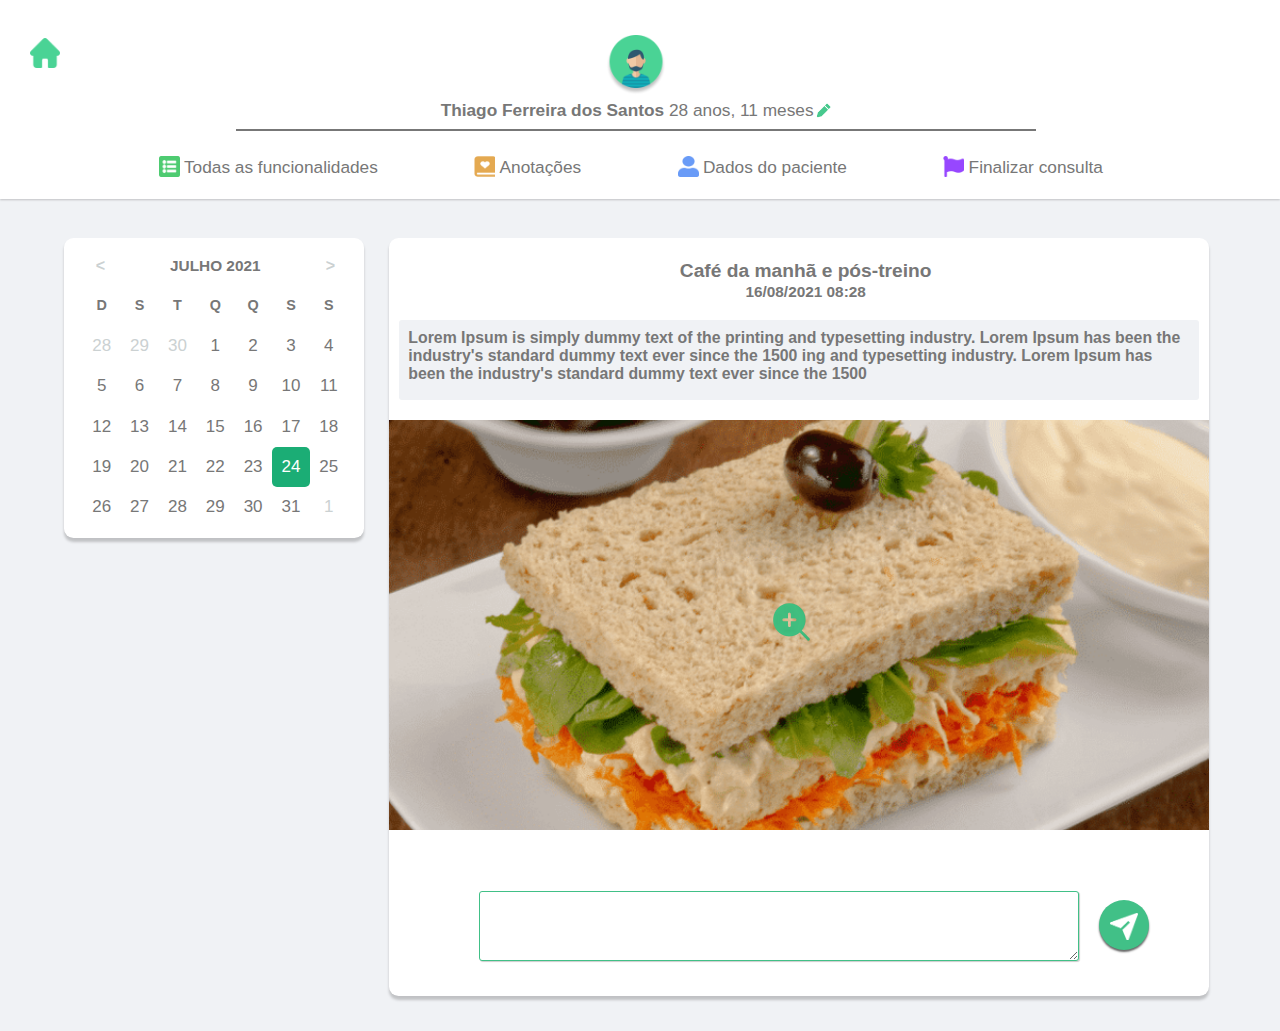
<file: index.html>
<!DOCTYPE html>
<html lang="pt-br">
<head>
    <meta charset="UTF-8">
    <meta http-equiv="X-UA-Compatible" content="IE=edge">
    <meta name="viewport" content="width=device-width, initial-scale=1.0">
    <title>Teste-Nav</title>
    <!--icones CSS-->
    <link rel="stylesheet" href="https://cdn.jsdelivr.net/npm/boxicons@latest/css/boxicons.min.css" />
    <!-- estilo CSS -->
    <link rel="stylesheet" href="estilo.css"/>
</head>

<body>
    <!-- Header -->
    <header>
        <nav class="header">
            <div class="container-md">
                <div class="home">
                    <a href="index.html" class="">
                        <img src="./img/home.png" alt="" class="home-img">
                    </a>
                </div>
            </div>
            <div class="general-header container">
                <div class="home-menu">
                    <a href="index.html" class="">
                        <img src="./img/home.png" alt="" class="home-img">
                    </a>
                </div>
                <div class="logo">
                    <div class="fotoperfil">
                        <img src="./img/foto.png" alt="" class="img-perfil">
                    </div>
                    <div class="perfildados">
                        <h1><strong>Thiago Ferreira dos Santos</strong> 28 anos, 11 meses </h1>
                        <img src="./img/edit.png" alt="" class="img-edit">
                    </div>
                </div>
                <div id="linha-horizontal"></div>
                
                <div class="main-header">
                    <div class="header-top">
                        <div class="logo">
                            <img src="./img/foto.png" alt="" class="img-perfil">
                            <div class="">
                                <h1><strong>Thiago Ferreira dos Santos</strong> 28 anos, 11 meses</h1>
                                <img src="./img/edit.png" alt="" class="img-edit">
                            </div>
                        </div>
                        <div class="close">
                            <i class="bx bx-x"></i>
                        </div>
                    </div>

                    <ul class="header-list">
                        <li class="header-item">
                            <img src="./img/funcionalidades.png" alt="" class="img-itens">
                            <a href="#funcionalidades" class="header-link">Todas as funcionalidades</a>
                        </li>
                        <li class="header-item">
                            <img src="./img/anotacoes.png" alt="" class="img-itens">
                            <a href="#anotacoes" class="header-link">Anotações</a>
                        </li>
                        <li class="header-item">
                            <img src="./img/dados.png" alt="" class="img-itens">
                            <a href="#paciente" class="header-link">Dados do paciente</a>
                        </li>

                        <li class="header-item">
                            <img src="./img/consulta.png" alt="" class="img-itens">
                            <a href="#consulta" class="header-link">Finalizar consulta</a>
                        </li>
                    </ul>
                </div>
                <div class="more">
                    <i class="bx bx-menu"></i>
                </div>
            </div>
        </nav>
    </header>

    <main>
        <section class="sections">
            <div class="container">
                <div class="box line box1">
                    <div class="content">
                        <div class="calendar">
                            <header>
                                <h2 class="month" id="month"></h2>
                                <a href="#" class="btn-last" id="btn-last"><</a>
                                <a href="#" class="btn-next" id="btn-next">></a>
                            </header>
                            <table>
                                <thead>
                                    <tr>
                                        <td>D</td>
                                        <td>S</td>
                                        <td>T</td>
                                        <td>Q</td>
                                        <td>Q</td>
                                        <td>S</td>
                                        <td>S</td>
                                    </tr>
                                </thead>
                                <tbody id="days">
                                    <tr>
                                        <td>1</td>
                                        <td>2</td>
                                        <td>3</td>
                                        <td>4</td>
                                        <td>5</td>
                                        <td>6</td>
                                        <td>7</td>
                                    </tr>
                                    <tr>
                                        <td>1</td>
                                        <td>2</td>
                                        <td>3</td>
                                        <td>4</td>
                                        <td>5</td>
                                        <td>6</td>
                                        <td>7</td>
                                    </tr>
                                    <tr>
                                        <td>1</td>
                                        <td>2</td>
                                        <td>3</td>
                                        <td>4</td>
                                        <td>5</td>
                                        <td>6</td>
                                        <td>7</td>
                                    </tr>
                                    <tr>
                                        <td>1</td>
                                        <td>2</td>
                                        <td>3</td>
                                        <td>4</td>
                                        <td>5</td>
                                        <td>6</td>
                                        <td>7</td>
                                    </tr>
                                    <tr>
                                        <td>1</td>
                                        <td>2</td>
                                        <td>3</td>
                                        <td>4</td>
                                        <td>5</td>
                                        <td>6</td>
                                        <td>7</td>
                                    </tr>
                                </tbody>
                            </table>
                            <footer>
                                <h2 id="year"></h2>
                            </footer>
                        </div>
                    </div>
                </div>
                <div class="box line box2">
                    <div>
                        <div class="text-img">
                            <div class="select">
                                <div class="into">
                                    <h1  class=""><strong>Café da manhã e pós-treino</strong></h1>
                                    <h3  class="">16/08/2021 08:28</h3>
                                </div>
                                <div class="text-p">
                                    <h2  class="">Lorem Ipsum is simply dummy text of the printing and typesetting industry. Lorem Ipsum has been the industry's standard dummy text ever since the 1500 ing and typesetting industry. Lorem Ipsum has been the industry's standard dummy text ever since the 1500</h2>
                                </div>
                                <div class="img-nutri-main">
                                    <a class="image-nutri" href="./img/foto nutri.png">
                                        <img src="./img/foto nutri.png" alt="">
                                    </a>
                                </div>
                                <div class="img-lupa">
                                    <img src="./img/lupa.png"alt="">
                                </div>

                                <div class="footer-p">
                                    <div class="text-footer">
                                        <textarea name="texto" id="texto" rows="10"></textarea>
                                    </div>
                                    <div class="img-enviar">
                                        <a href="index.html">
                                            <img class="enviar"src="./img/enviar.png" alt="">
                                        </a>
                                    </div>
                                </div>
                            </div>
                        </div>
                    </div>
                </div>

            </div>
        </section>
    </main>


    <!--Javascript-->
    <script src="index.js"></script>

</body>
</html>
</file>
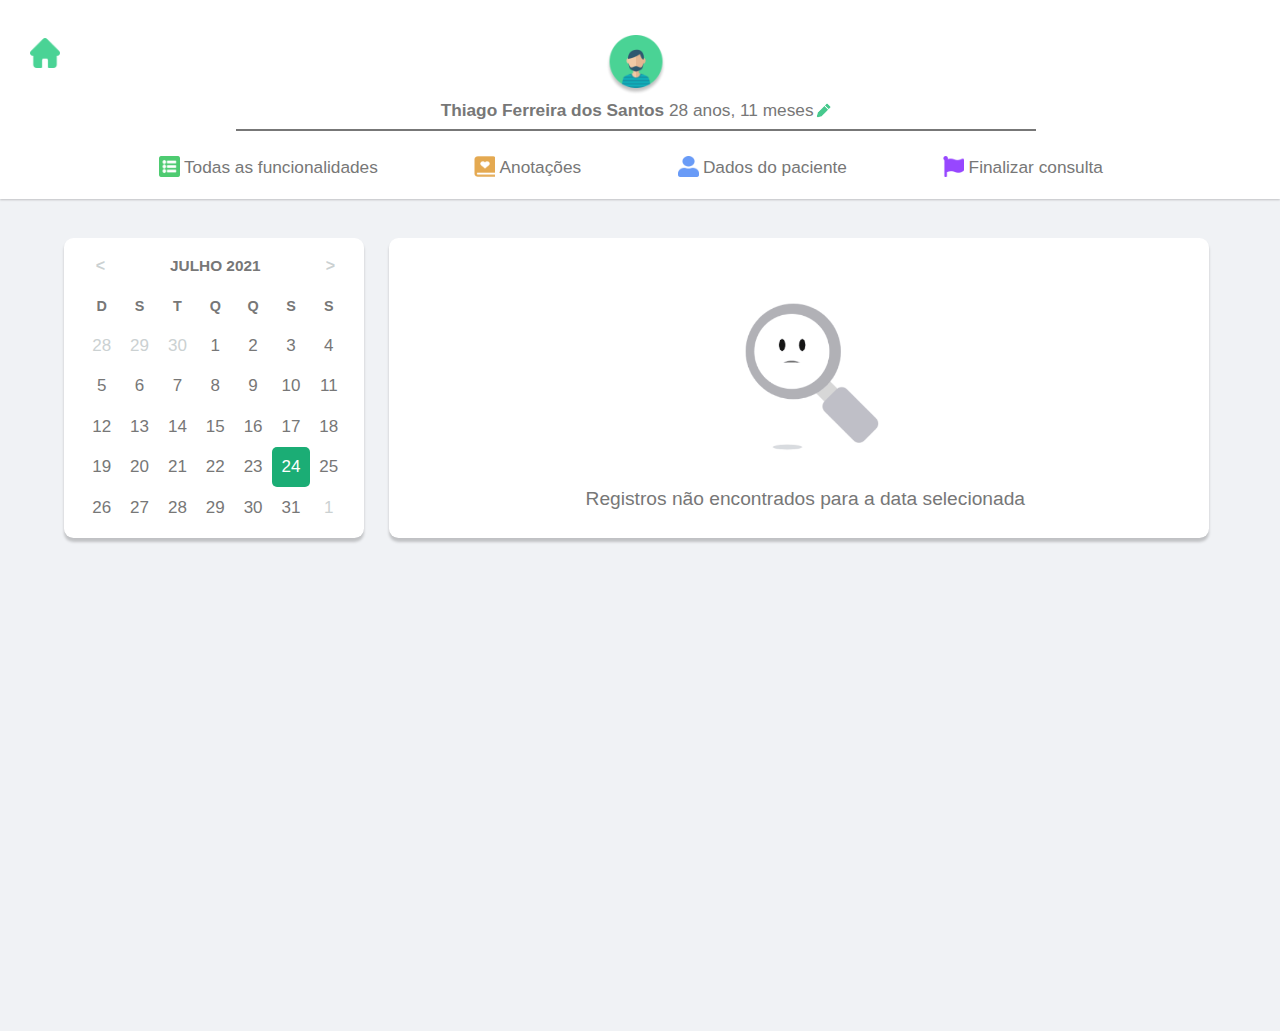
<file: pagvazia.html>
<!DOCTYPE html>
<html lang="pt-br">
<head>
    <meta charset="UTF-8">
    <meta http-equiv="X-UA-Compatible" content="IE=edge">
    <meta name="viewport" content="width=device-width, initial-scale=1.0">
    <title>Teste-Nav</title>
    <!--icones CSS-->
    <link rel="stylesheet" href="https://cdn.jsdelivr.net/npm/boxicons@latest/css/boxicons.min.css" />
    <!-- estilo CSS -->
    <link rel="stylesheet" href="estilo.css"/>
</head>

<body>
    <!-- Header -->
    <header>
        <nav class="header">
            <div class="container-md">
                <div class="home">
                    <a href="index.html" class="">
                        <img src="./img/home.png" alt="" class="home-img">
                    </a>
                </div>
            </div>
            <div class="general-header container">
                <div class="home-menu">
                    <a href="index.html" class="">
                        <img src="./img/home.png" alt="" class="home-img">
                    </a>
                </div>
                <div class="logo">
                    <div class="fotoperfil">
                        <img src="./img/foto.png" alt="" class="img-perfil">
                    </div>
                    <div class="perfildados">
                        <h1><strong>Thiago Ferreira dos Santos</strong> 28 anos, 11 meses </h1>
                        <img src="./img/edit.png" alt="" class="img-edit">
                    </div>
                </div>
                <div id="linha-horizontal"></div>
                
                <div class="main-header">
                    <div class="header-top">
                        <div class="logo">
                            <img src="./img/foto.png" alt="" class="img-perfil">
                            <div class="">
                                <h1><strong>Thiago Ferreira dos Santos</strong> 28 anos, 11 meses</h1>
                                <img src="./img/edit.png" alt="" class="img-edit">
                            </div>
                        </div>
                        <div class="close">
                            <i class="bx bx-x"></i>
                        </div>
                    </div>

                    <ul class="header-list">
                        <li class="header-item">
                            <img src="./img/funcionalidades.png" alt="" class="img-itens">
                            <a href="#funcionalidades" class="header-link">Todas as funcionalidades</a>
                        </li>
                        <li class="header-item">
                            <img src="./img/anotacoes.png" alt="" class="img-itens">
                            <a href="#anotacoes" class="header-link">Anotações</a>
                        </li>
                        <li class="header-item">
                            <img src="./img/dados.png" alt="" class="img-itens">
                            <a href="#paciente" class="header-link">Dados do paciente</a>
                        </li>

                        <li class="header-item">
                            <img src="./img/consulta.png" alt="" class="img-itens">
                            <a href="#consulta" class="header-link">Finalizar consulta</a>
                        </li>
                    </ul>
                </div>
                <div class="more">
                    <i class="bx bx-menu"></i>
                </div>
            </div>
        </nav>
    </header>

    <main>
        <section class="sections">
            <div class="container">
                <div class="box line box1">
                    <div class="content">
                        <div class="calendar">
                            <header>
                                <h2 class="month" id="month"></h2>
                                <a href="#" class="btn-last" id="btn-last"><</a>
                                <a href="#" class="btn-next" id="btn-next">></a>
                            </header>
                            <table>
                                <thead>
                                    <tr>
                                        <td>D</td>
                                        <td>S</td>
                                        <td>T</td>
                                        <td>Q</td>
                                        <td>Q</td>
                                        <td>S</td>
                                        <td>S</td>
                                    </tr>
                                </thead>
                                <tbody id="days">
                                    <tr>
                                        <td>1</td>
                                        <td>2</td>
                                        <td>3</td>
                                        <td>4</td>
                                        <td>5</td>
                                        <td>6</td>
                                        <td>7</td>
                                    </tr>
                                    <tr>
                                        <td>1</td>
                                        <td>2</td>
                                        <td>3</td>
                                        <td>4</td>
                                        <td>5</td>
                                        <td>6</td>
                                        <td>7</td>
                                    </tr>
                                    <tr>
                                        <td>1</td>
                                        <td>2</td>
                                        <td>3</td>
                                        <td>4</td>
                                        <td>5</td>
                                        <td>6</td>
                                        <td>7</td>
                                    </tr>
                                    <tr>
                                        <td>1</td>
                                        <td>2</td>
                                        <td>3</td>
                                        <td>4</td>
                                        <td>5</td>
                                        <td>6</td>
                                        <td>7</td>
                                    </tr>
                                    <tr>
                                        <td>1</td>
                                        <td>2</td>
                                        <td>3</td>
                                        <td>4</td>
                                        <td>5</td>
                                        <td>6</td>
                                        <td>7</td>
                                    </tr>
                                </tbody>
                            </table>
                            <footer>
                                <h2 id="year"></h2>
                            </footer>
                        </div>
                    </div>
                </div>
                <div class="box line box-void">
                    <div>
                        <div class="text-img">
                            <div class="select">
                                <div class="no-registry">
                                    <img src="./img/nao-encontrada.png" alt="">
                                </div>
                                <div class="text-no-registry">
                                    <h1>Registros não encontrados para a data selecionada</h1>
                                </div>
                            </div>
                        </div>
                    </div>
                </div>

            </div>
        </section>
    </main>

    <!--Javascript-->
    <script src="index.js"></script>

</body>
</html>
</file>
<file: estilo.css>
/*------------------GERAL------------------*/
*, *::before,*::after {
    margin: 0;
    padding: 0; 
    box-sizing: inherit;
}

html {
    scroll-behavior: smooth;
    box-sizing: border-box;
    font-size: 60%;
}

body {
    position: relative;
    font-family: "Poppins", sans-serif;
    font-size: 17px;
    font-weight: 500;
    background-color: #F0F2F5;
    color: #fff;
    z-index: 1;
}

img {
    max-width: 100%;
}

h1 {
    font-weight: 500;
}

a {
    text-decoration: none;
    color: inherit;
}

li {
    list-style: none;
}

.container {
    max-width: 120rem;
    margin: 0 auto;
    padding-top: 20px;
}
.container-md {
    max-width: 0rem;
    padding: 15px 0 0 20px;
}

@media only screen and (max-width: 1200px) {
  .container {
        padding: 0 3rem;
  }
  .container-md {
        padding: 0 3rem;
  }
}

/*------------------HEADER------------------*/
.header {
    padding: 1.6rem 3rem 1.6rem 0;
    background-color:#fff !important ;
    top: 0;
    left: 0;
    width: 100%;
    box-shadow: 0 0.15rem 0.2rem rgba(0, 0, 0.5, 0.2);
    color: #777777;
    z-index: 999;
    display: inline-flex;
}
.home{
    width: 50px;
    height: 50px;
    display: inline-block;
    text-align: center;
    line-height: 65px;
    border-radius: 100%;
}
.home:hover{
    background-color: rgba(196, 196, 196, 0.08);
}
.general-header {
    display: block;
    text-align: center;
}
.home-menu{
    display: none;
}
.home-img{
    width: 30px;
    height: 30px;
}
.logo h1 {
    font-size: 1.8rem;
}
.fotoperfil{
    display: block;
}
.img-perfil{
    width: 60px;
    height: 60px;
}
.perfildados{
    display: inline-flex;
    text-align: center;
    align-items: center;
}
.img-edit{
    width:15px;
    height: 15px;
    margin: 0 0 0 2px;
}
#linha-horizontal {
    border: 0.1px solid #777777;
    width: 83%;    
    margin: 8px auto 20px auto;
    display: block;
}
.img-itens{
    width: 21px;
    height: 21px;
    margin: 0 -10px -5px 0px;
}
.header-top {
    display: none;
}
.header-list {
    align-items: center;
    display: inline-flex;
}
.header-item{
    position: initial;
    padding: 5px 5px 6px 5px;
    border-radius: 3%;
    display: inline-block;

}
.header-item:not(:last-child) {
    margin-right: 8rem;
}
.header-item:hover{
    background-color: rgba(196, 196, 196, 0.08);
    text-decoration: none;
}
.header-link{
    font-size: 1.8rem;
}
.header-link:link, .header-link:visited {
    padding: 0.8rem 1rem;
}
.more {
    display: none;
}

@media only screen and (max-width: 768px) {
    body.side::before {
        content: "";
        position: absolute;
        top: 0;
        left: 0;
        width: 100%;
        height: 100%;
        background-color: rgba(0, 0, 1, 0.5);
        z-index: 4;
        box-shadow: 0 0.15rem 0.2rem rgba(0, 0, 0.5, 0.2);
      }
    .main-header.side{
        left: 0;
    }
    .header.side {
        background-color: rgba(0, 0, 0, 0.9);
    }
    .container-md{
        display: none;
    }
    .header{
        padding-left: 28.8px;
    }    
    .home{
        display: none;
    }
    .general-header {
        justify-content: space-between;
        display: flex;
        align-items: center;
    }
    .home-menu{
        display: flex;
        padding-right: 40px;
    }
    .perfildados{
        display: none;
    }
    #linha-horizontal{
        display: none;
    }
    .main-header {
        position: fixed;
        top: 0;
        left: -100%;
        width: 80%;
        max-width: 40rem;
        height: 100%;
        background-color: rgb(243, 243, 243);
        transition: all 300ms ease-in-out;
    }
    .header-top{
        display: flex;
        align-items: center;
        justify-content: space-between;
        background-color:#fff;
        padding: 1rem 1.5rem;
        box-shadow: 0 0.15rem 0.2rem rgba(0, 0, 0.2, 0.2);
    }
    .header-top .logo {
        color: #777777;
    }
    .header-top .close {
        color: #777777;
        font-size: 4.5rem;
        cursor: pointer;
        height: 105px;
    }
    .header-list {
        flex-direction: column;
        align-items:start;
        padding: 1rem 17% 1rem 2%;
    }
    .header-item{
        margin-top: 15px;
    }
    .header-item:hover{
        background-color: rgb(250, 250, 250);
    } 

    .header .header-link{
        color: #777777; 
    } 
    .more {
        display: block;
        font-size: 4.1rem;
        height: 39px;
        padding-left: 40px;
    }
    .header-item:not(:last-child) {
        margin-right: auto;
    }
    .header-item:last-child {
        margin-right: auto;
    }
}
@media only screen and (max-width: 370px) {
    .header-list {
        padding: 1rem 10% 1rem 2%;
    }
}


/* MAIN : Quadros de seleção */
.sections {
    padding: 2rem 0 0 0;
}
@media only screen and (max-width: 768px){
    .sections {
        padding: 14rem 0 50rem 0;
    }
}
.box-sections {
    display: grid ;
    grid-template-columns: repeat(auto-fit, minmax(30rem, 1fr)) ;
    gap: 3rem ;
}
.box {
    position: relative;
    margin-bottom: 30px;
    color: #f8f7f6;
    height: 14rem;
    border-radius: 1rem;
    padding: 1rem;
    z-index: 1;
    overflow: 1;

    background-color: #fff;
    box-shadow: 0 0.4rem 0.3rem rgba(0, 0, 0.5, 0.2);
    transition: 0.6s;
}
.box:hover {
    box-shadow: 0 0.7rem 0.7rem rgba(0, 0, 1, 0.2);
    transform: translateY(0.2rem);
}
.text-img{
    margin: 0 auto;
    display: block;
}

.select{
    color: #777777;
    margin: -68px 78px;
}
@media only screen and (max-width: 520px){
    .select{
        margin: -78px 20%;
    }
}
@media only screen and (max-width: 360px){
    .select{
        margin: -88px 20%;
    }
}

.line{
    display: inline-block;
}
.box1{
    margin-bottom: 50.8rem;
    margin-right: 20px;
    width: 300px;
    height: 300px;
}
.box2{
    margin-top: 0rem;
    width: 820px;
    height: 758px;
}
.into h1{
    font-size: 2rem;
    text-align: center;
    position: absolute;
    top: 2.3rem;
    left: 35.5%;
}
.into h3{
    font-size: 1.6rem;
    text-align: center;
    position: absolute;
    top: 4.7rem;
    left: 43.5%;

}
.text-p{
    position: absolute;
    top: 8.5rem;
    right:10px;
    background-color: #F0F2F5;
    border-radius: 3px;
    font-size: 1.1rem;
    width: 800px;
    height: 80px;
    padding: 1rem 1rem 0rem 1rem;
}

.img-nutri-main{
    position: absolute;
    top: 19rem;
    right:0px;
    width: 820px;
    height: 80px;
}
.img-lupa{
    position: absolute;
    top: 38rem;
    left:40rem;
    width: 37px;
    height: 37px;
}
textarea{
    padding: 0.2em;
    border: 1px solid #41c087;
    box-shadow: 1px 1px 1px rgba(0,0,0,0.2);
    width: 600px;
    height: 70px ;
    padding-left: 10px;
    position: absolute;
    top: 68rem;
    left:90px;
    font-size:14px;
    color: #777777;
    border-radius: 3px;
    font-size:1.7rem;
}
.img-enviar{
    position: absolute;
    top: 69rem;
    left:710px;
    width: 50px;
    height: 50px;
    display: inline-block;
    text-align: center;
    line-height: 70px;
    border-radius: 100%;
    background-color:#41c087 ;
    box-shadow: 0px 2px 2px rgba(0,0,0,0.6);
}
.enviar{
    width: 28px;
    height: 28px;
}


/*Calendário*/
.content{
    left:28rem;
    margin: 0 0 0 -250px;
    position: absolute;
    width: 265px;
    color: #777777;
    top: -1px;
}
#year{
    display: none;
}
.calendar{

    text-align: center;
}
.content .calendar header{
    position: relative;
}
.month{
    margin-top: 20px;
    font-size: 1.6rem;
    text-transform: uppercase;
}
.btn-last,.btn-next{
    position: absolute;
    top: 50%;
    height: 25px;
    width: 25px;
    line-height: 25px;
    margin-top: -13px;

    border-radius: 50%;
    color: #cbd1d2;
    font-size: 16px;
    font-weight: bold;
}
.btn-last{
    left:5px
}
.btn-next{
    right: 5px;
}
.btn-last:hover,.btn-next:hover{
    background-color: #cbd1d2;
    color: #f9f9f9;
}
.calendar table{
    margin-top: 10px;
    border-collapse: collapse;
}
.calendar thead{
    background-color: white;
    font-weight: 600;
    text-transform: uppercase;
    font-size: 1.5rem;
}
.calendar td{
    height: 40.4px;
    text-align: center;
    width: 71.4px;
}
.calendar tbody td{
 cursor: pointer;
}
.calendar tbody td:hover{
    background-color: #1bad75;
    border-radius: 5px;
    color: #fff;
}
.calendar table .today{
    background-color: #1bad75;
    border-radius: 5px;
    color: #fff;
}
.calendar .last-month, .calendar .next-month{
    color: #cbd1d2;
}
.calendar .last-month:hover, .calendar .next-month:hover{
    background-color: #98a0a0;
}
.event{
    position: relative;
}
.event:after{
    content: '';
    width: 7px;
    height: 7px;
    left: 50%;
    bottom: 7px;
    margin: -3.5px 0 0 -3.5px;
    background-color: #1bad75;
    display: block;
    position: absolute;
    border-radius: 50%;
}
.event:hover::after{
    background-color: #fff;
}
.event.today:after{
    background-color: #fff;
}


/*Página sem nada marcado*/
.box-void{
    margin-top: 0rem;
    margin-bottom: 50.85rem;
    width: 820px;
    height: 300px;
}
.no-registry{
    position: absolute;
    top: 0rem;
    right:240px;
    width: 320px;
    height: 80px;
}
.text-no-registry h1{
    font-size: 2rem;
    text-align: center;
    position: absolute;
    top: 26rem;
    left: 24%;
}
</file>
